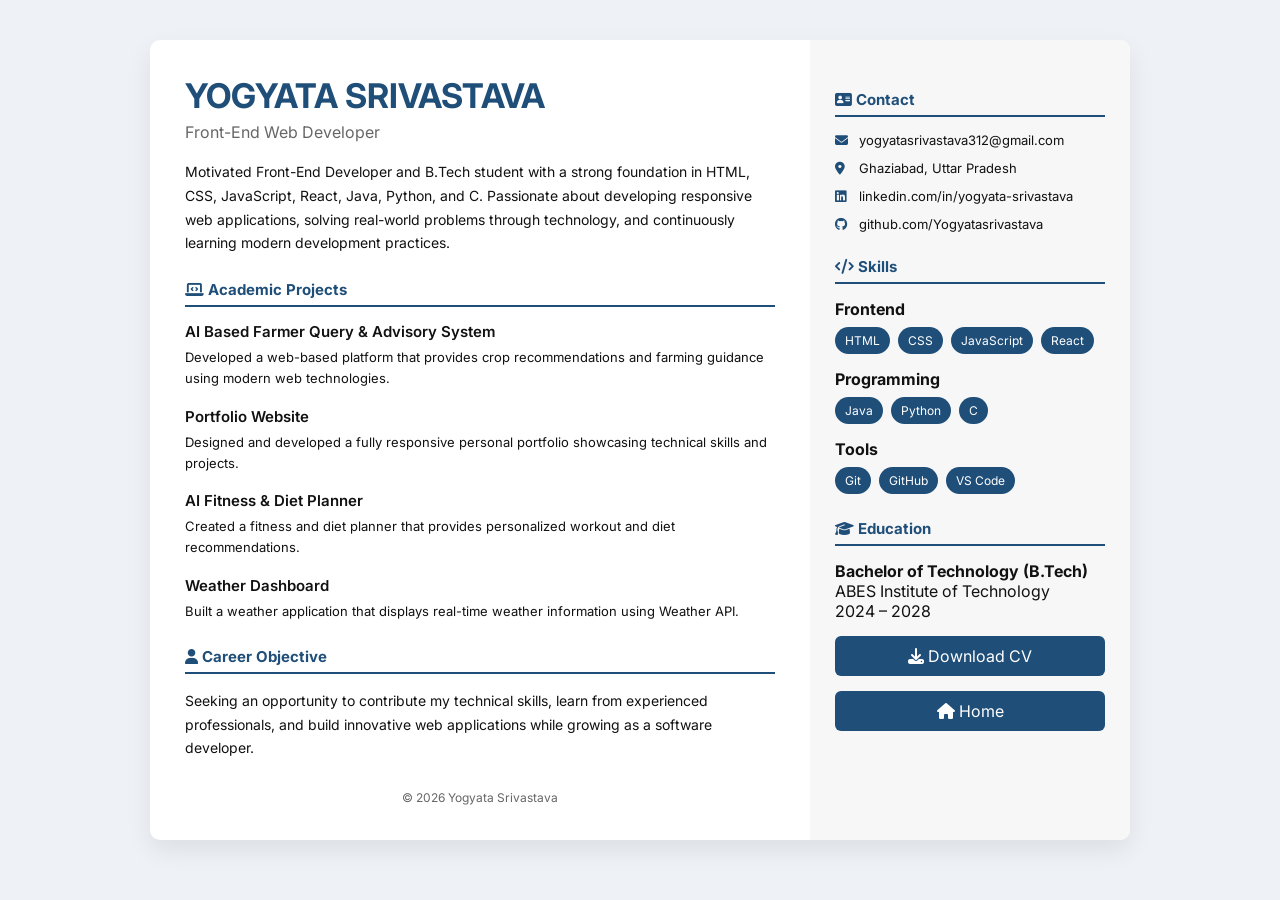
<file: CV.html>
<!doctype html>
<html lang="en">
<head>
<meta charset="utf-8" />
<meta name="viewport" content="width=device-width,initial-scale=1" />
<title>Yogyata Srivastava — CV</title>

<link href="https://fonts.googleapis.com/css2?family=Inter:wght@300;400;600;700&display=swap" rel="stylesheet">
<link rel="stylesheet" href="https://cdnjs.cloudflare.com/ajax/libs/font-awesome/6.6.0/css/all.min.css">

<style>
*{
    box-sizing:border-box;
}

body{
    margin:0;
    font-family:Inter,sans-serif;
    background:#eef2f7;
    color:#111;
}

.wrap{
    display:flex;
    justify-content:center;
    padding:40px;
}

.cv{
    width:980px;
    max-width:100%;
    display:grid;
    grid-template-columns:1fr 320px;
    background:#fff;
    border-radius:10px;
    overflow:hidden;
    box-shadow:0 10px 25px rgba(0,0,0,.08);
}

.main{
    padding:35px;
}

.side{
    background:#f7f7f7;
    padding:25px;
}

.name{
    font-size:34px;
    font-weight:700;
    color:#1f4e79;
}

.title{
    font-size:16px;
    color:#666;
    margin:6px 0 18px;
}

.summary{
    font-size:14px;
    line-height:1.7;
}

.section-title{
    font-size:15px;
    font-weight:700;
    color:#1f4e79;
    border-bottom:2px solid #1f4e79;
    padding-bottom:6px;
    margin:25px 0 15px;
}

.job{
    margin-bottom:18px;
}

.role{
    font-weight:600;
    font-size:15px;
}

.job p{
    margin:6px 0 0;
    font-size:13px;
    line-height:1.6;
}

.contact-row{
    margin-bottom:12px;
    font-size:13px;
}

.contact-row i{
    width:20px;
    color:#1f4e79;
}

.contact-row a{
    color:#111;
    text-decoration:none;
}

.contact-row a:hover{
    color:#1f4e79;
}

.skills-category{
    margin-bottom:15px;
}

.skills-category strong{
    display:block;
    margin-bottom:8px;
}

.skills{
    display:flex;
    flex-wrap:wrap;
    gap:8px;
}

.chip{
    background:#1f4e79;
    color:#fff;
    padding:6px 10px;
    border-radius:20px;
    font-size:12px;
}

.download-btn,
.home-btn{
    display:block;
    text-align:center;
    margin-top:15px;
    padding:10px;
    background:#1f4e79;
    color:#fff;
    text-decoration:none;
    border-radius:6px;
    transition:.3s;
}

.download-btn:hover,
.home-btn:hover{
    background:#16395d;
}

.footer{
    margin-top:30px;
    text-align:center;
    font-size:12px;
    color:#666;
}

@media(max-width:900px){
    .cv{
        grid-template-columns:1fr;
    }

    .side{
        order:2;
    }
}
</style>
</head>

<body>

<div class="wrap">

<article class="cv">

<section class="main">

<div class="name">YOGYATA SRIVASTAVA</div>

<div class="title">Front-End Web Developer</div>

<p class="summary">
Motivated Front-End Developer and B.Tech student with a strong foundation in HTML, CSS, JavaScript, React, Java, Python, and C. Passionate about developing responsive web applications, solving real-world problems through technology, and continuously learning modern development practices.
</p>

<div class="section-title">
<i class="fa-solid fa-laptop-code"></i>
Academic Projects
</div>

<div class="job">
<div class="role">AI Based Farmer Query & Advisory System</div>
<p>Developed a web-based platform that provides crop recommendations and farming guidance using modern web technologies.</p>
</div>

<div class="job">
<div class="role">Portfolio Website</div>
<p>Designed and developed a fully responsive personal portfolio showcasing technical skills and projects.</p>
</div>

<div class="job">
<div class="role">AI Fitness & Diet Planner</div>
<p>Created a fitness and diet planner that provides personalized workout and diet recommendations.</p>
</div>

<div class="job">
<div class="role">Weather Dashboard</div>
<p>Built a weather application that displays real-time weather information using Weather API.</p>
</div>

<div class="section-title">
<i class="fa-solid fa-user"></i>
Career Objective
</div>

<p class="summary">
Seeking an opportunity to contribute my technical skills, learn from experienced professionals, and build innovative web applications while growing as a software developer.
</p>

<div class="footer">
© <span id="year"></span> Yogyata Srivastava
</div>

</section>

<aside class="side">

<div class="section-title">
<i class="fa-solid fa-address-card"></i>
Contact
</div>

<div class="contact-row">
<i class="fa-solid fa-envelope"></i>
yogyatasrivastava312@gmail.com
</div>

<div class="contact-row">
<i class="fa-solid fa-location-dot"></i>
Ghaziabad, Uttar Pradesh
</div>

<div class="contact-row">
<i class="fa-brands fa-linkedin"></i>
linkedin.com/in/yogyata-srivastava
</div>

<div class="contact-row">
<i class="fa-brands fa-github"></i>
<a href="https://github.com/Yogyatasrivastava" target="_blank">
github.com/Yogyatasrivastava
</a>
</div>

<div class="section-title">
<i class="fa-solid fa-code"></i>
Skills
</div>

<div class="skills-category">
<strong>Frontend</strong>
<div class="skills">
<span class="chip">HTML</span>
<span class="chip">CSS</span>
<span class="chip">JavaScript</span>
<span class="chip">React</span>
</div>
</div>

<div class="skills-category">
<strong>Programming</strong>
<div class="skills">
<span class="chip">Java</span>
<span class="chip">Python</span>
<span class="chip">C</span>
</div>
</div>

<div class="skills-category">
<strong>Tools</strong>
<div class="skills">
<span class="chip">Git</span>
<span class="chip">GitHub</span>
<span class="chip">VS Code</span>
</div>
</div>

<div class="section-title">
<i class="fa-solid fa-graduation-cap"></i>
Education
</div>

<div>
<b>Bachelor of Technology (B.Tech)</b><br>
ABES Institute of Technology<br>
2024 – 2028
</div>

<a href="cv.pdf" download class="download-btn">
<i class="fa-solid fa-download"></i>
Download CV
</a>

<a href="index.html" class="home-btn">
<i class="fa-solid fa-house"></i>
Home
</a>

</aside>

</article>

</div>

<script>
document.getElementById("year").textContent = new Date().getFullYear();
</script>

</body>
</html>
</file>
